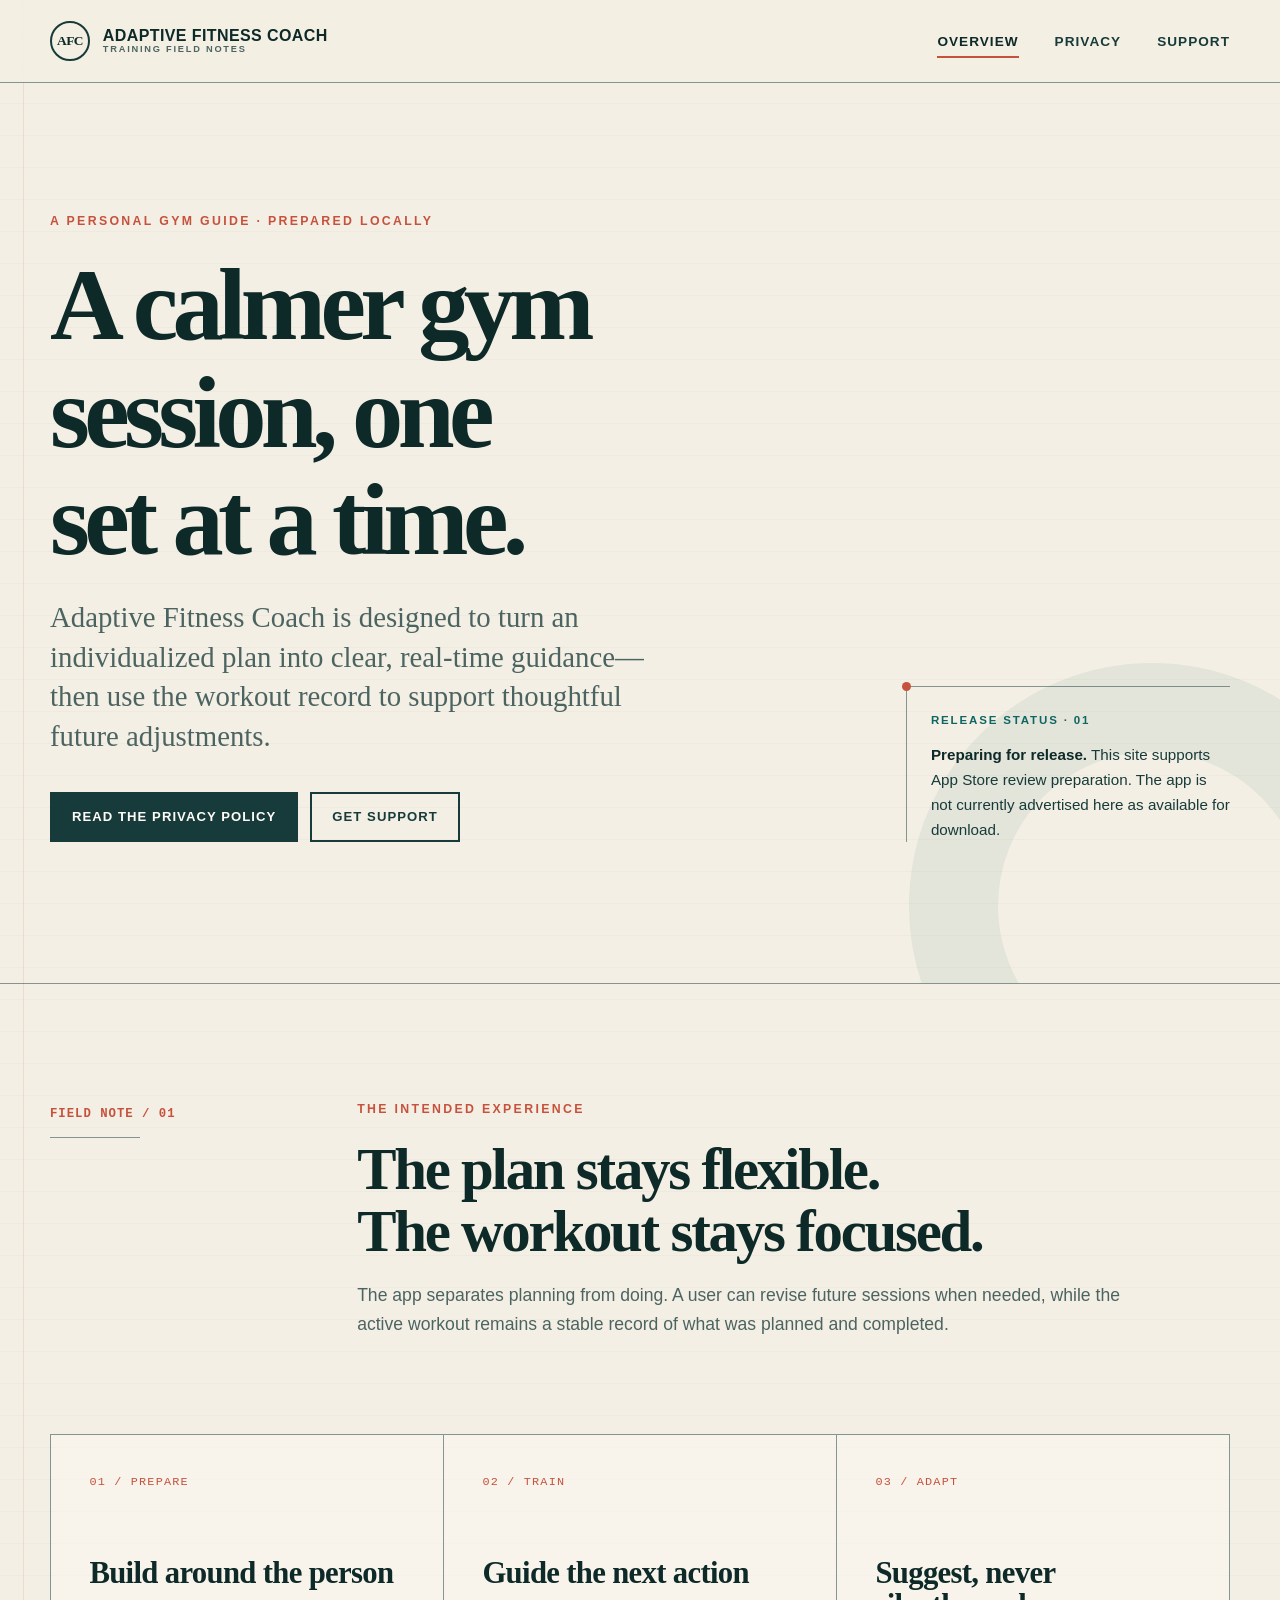
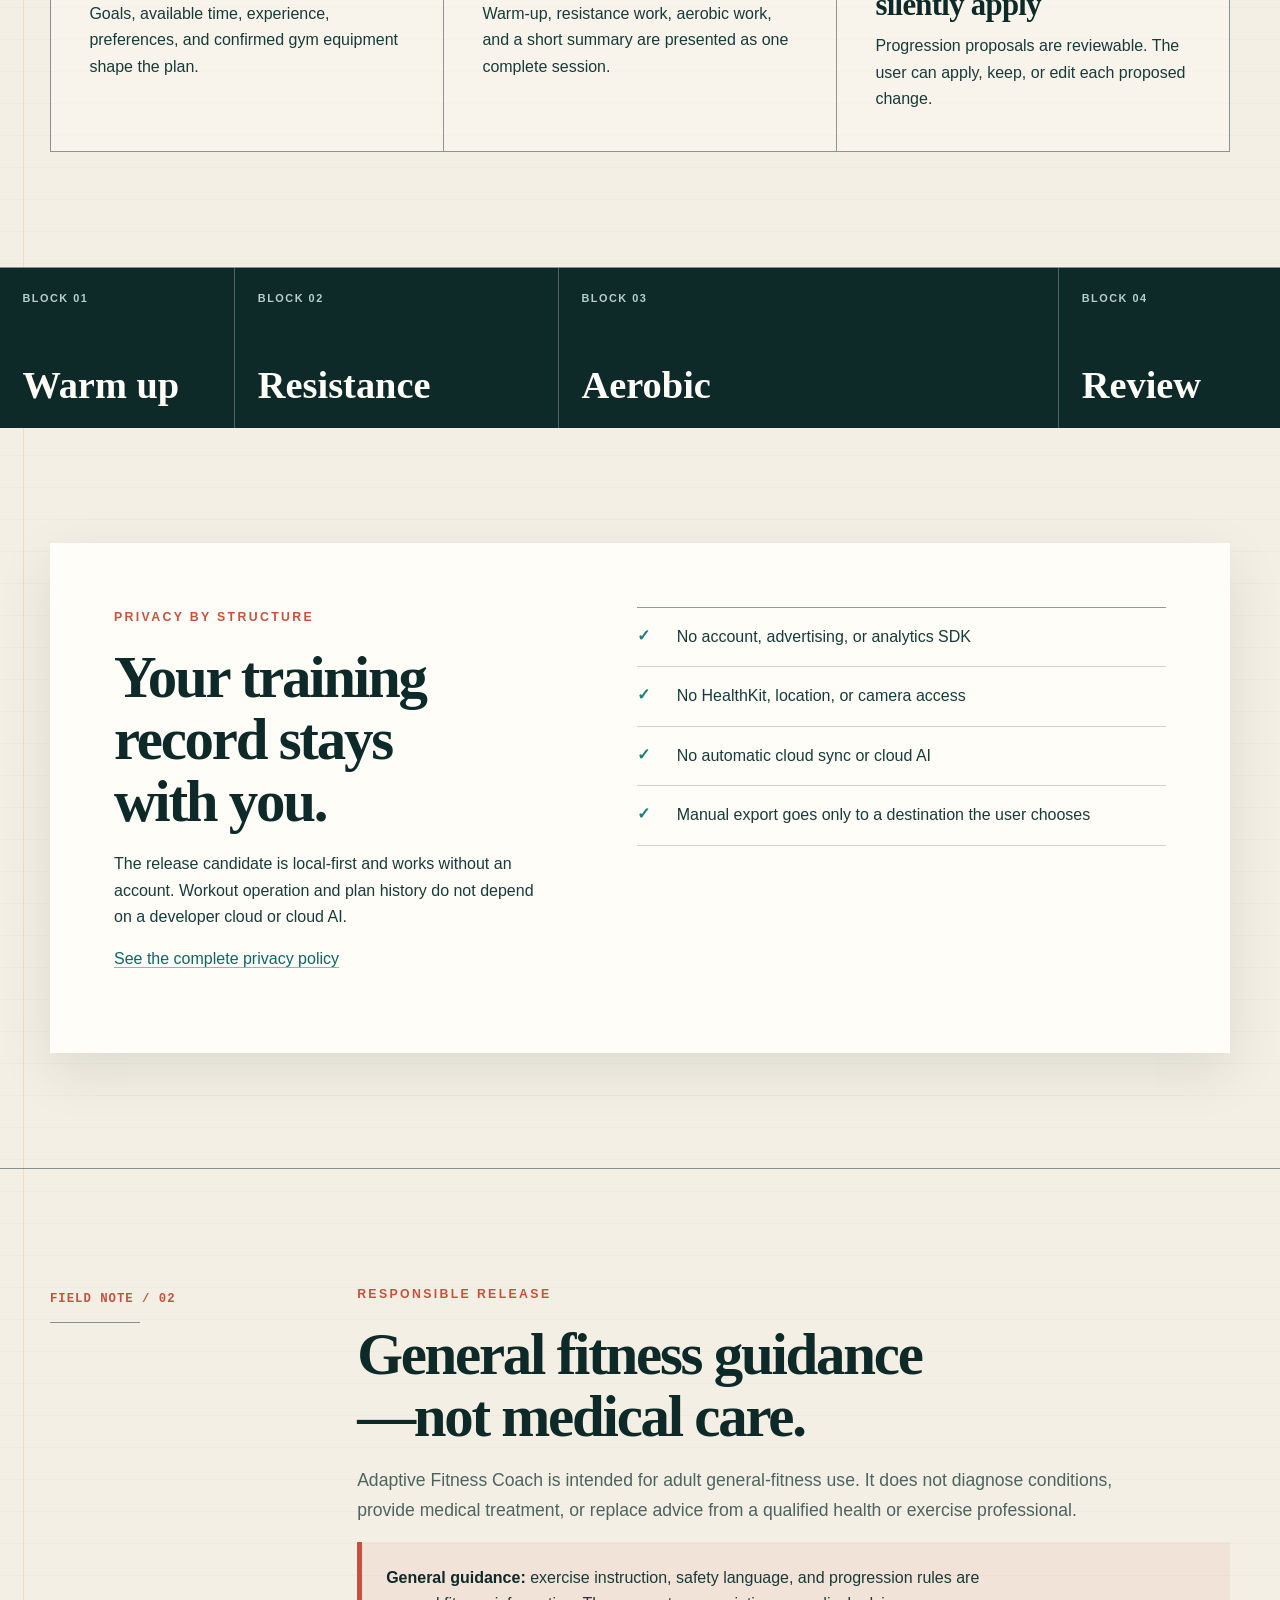
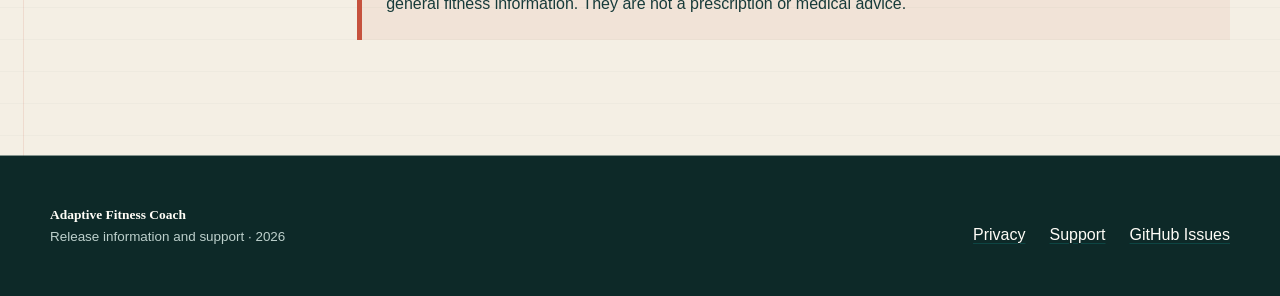
<file: index.html>
<!doctype html>
<html lang="en">
  <head>
    <meta charset="utf-8">
    <meta name="viewport" content="width=device-width, initial-scale=1">
    <meta name="theme-color" content="#f4efe4">
    <meta name="description" content="Adaptive Fitness Coach is an offline-first gym planning and workout guidance app in release preparation.">
    <link rel="canonical" href="https://pumclong.github.io/adaptive-fitness-coach-site/">
    <link rel="stylesheet" href="./styles.css">
    <title>Adaptive Fitness Coach</title>
  </head>
  <body>
    <a class="skip-link" href="#main-content">Skip to content</a>

    <header class="site-header">
      <div class="header-inner">
        <a class="wordmark" href="./" aria-label="Adaptive Fitness Coach home">
          <span class="wordmark-mark" aria-hidden="true">AFC</span>
          <span class="wordmark-copy">
            <span>Adaptive Fitness Coach</span>
            <small>Training field notes</small>
          </span>
        </a>
        <nav class="site-nav" aria-label="Primary navigation">
          <ul>
            <li><a href="./" aria-current="page">Overview</a></li>
            <li><a href="./privacy.html">Privacy</a></li>
            <li><a href="./support.html">Support</a></li>
          </ul>
        </nav>
      </div>
    </header>

    <main id="main-content">
      <section class="hero" aria-labelledby="hero-title">
        <div class="hero-grid">
          <div>
            <p class="eyebrow">A personal gym guide · prepared locally</p>
            <h1 id="hero-title">A calmer gym session, one set at a time.</h1>
            <p class="hero-deck">
              Adaptive Fitness Coach is designed to turn an individualized plan into clear, real-time guidance—then use the workout record to support thoughtful future adjustments.
            </p>
            <div class="button-row">
              <a class="button" href="./privacy.html">Read the privacy policy</a>
              <a class="button secondary" href="./support.html">Get support</a>
            </div>
          </div>
          <aside class="release-note" aria-label="Release status">
            <p class="label">Release status · 01</p>
            <p>
              <strong>Preparing for release.</strong> This site supports App Store review preparation. The app is not currently advertised here as available for download.
            </p>
          </aside>
        </div>
      </section>

      <section class="section" aria-labelledby="session-title">
        <div class="section-inner">
          <div class="section-heading">
            <div class="section-index">FIELD NOTE / 01</div>
            <div>
              <p class="eyebrow">The intended experience</p>
              <h2 id="session-title">The plan stays flexible. The workout stays focused.</h2>
              <p class="section-intro">
                The app separates planning from doing. A user can revise future sessions when needed, while the active workout remains a stable record of what was planned and completed.
              </p>
            </div>
          </div>

          <div class="log-grid">
            <article class="log-card">
              <p class="log-card-number">01 / PREPARE</p>
              <h3>Build around the person</h3>
              <p>Goals, available time, experience, preferences, and confirmed gym equipment shape the plan.</p>
            </article>
            <article class="log-card">
              <p class="log-card-number">02 / TRAIN</p>
              <h3>Guide the next action</h3>
              <p>Warm-up, resistance work, aerobic work, and a short summary are presented as one complete session.</p>
            </article>
            <article class="log-card">
              <p class="log-card-number">03 / ADAPT</p>
              <h3>Suggest, never silently apply</h3>
              <p>Progression proposals are reviewable. The user can apply, keep, or edit each proposed change.</p>
            </article>
          </div>
        </div>
      </section>

      <section class="session-strip" aria-label="Example complete session structure">
        <div>
          <small>Block 01</small>
          <strong>Warm up</strong>
        </div>
        <div>
          <small>Block 02</small>
          <strong>Resistance</strong>
        </div>
        <div>
          <small>Block 03</small>
          <strong>Aerobic</strong>
        </div>
        <div>
          <small>Block 04</small>
          <strong>Review</strong>
        </div>
      </section>

      <section class="section" aria-labelledby="privacy-title">
        <div class="section-inner privacy-panel">
          <div>
            <p class="eyebrow">Privacy by structure</p>
            <h2 id="privacy-title">Your training record stays with you.</h2>
            <p>
              The release candidate is local-first and works without an account. Workout operation and plan history do not depend on a developer cloud or cloud AI.
            </p>
            <p><a href="./privacy.html">See the complete privacy policy</a></p>
          </div>
          <ul class="ledger-list" aria-label="Privacy summary">
            <li><span class="mark" aria-hidden="true">✓</span><span>No account, advertising, or analytics SDK</span></li>
            <li><span class="mark" aria-hidden="true">✓</span><span>No HealthKit, location, or camera access</span></li>
            <li><span class="mark" aria-hidden="true">✓</span><span>No automatic cloud sync or cloud AI</span></li>
            <li><span class="mark" aria-hidden="true">✓</span><span>Manual export goes only to a destination the user chooses</span></li>
          </ul>
        </div>
      </section>

      <section class="section" aria-labelledby="responsibility-title">
        <div class="section-inner">
          <div class="section-heading">
            <div class="section-index">FIELD NOTE / 02</div>
            <div>
              <p class="eyebrow">Responsible release</p>
              <h2 id="responsibility-title">General fitness guidance—not medical care.</h2>
              <p class="section-intro">
                Adaptive Fitness Coach is intended for adult general-fitness use. It does not diagnose conditions, provide medical treatment, or replace advice from a qualified health or exercise professional.
              </p>
              <div class="notice">
                <p>
                  <strong>General guidance:</strong> exercise instruction, safety language, and progression rules are general fitness information. They are not a prescription or medical advice.
                </p>
              </div>
            </div>
          </div>
        </div>
      </section>
    </main>

    <footer class="site-footer">
      <div class="footer-inner">
        <div>
          <p class="footer-mark">Adaptive Fitness Coach</p>
          <p>Release information and support · 2026</p>
        </div>
        <nav class="footer-links" aria-label="Footer navigation">
          <a href="./privacy.html">Privacy</a>
          <a href="./support.html">Support</a>
          <a href="https://github.com/pumclong/adaptive-fitness-coach-site/issues">GitHub Issues</a>
        </nav>
      </div>
    </footer>
  </body>
</html>
</file>
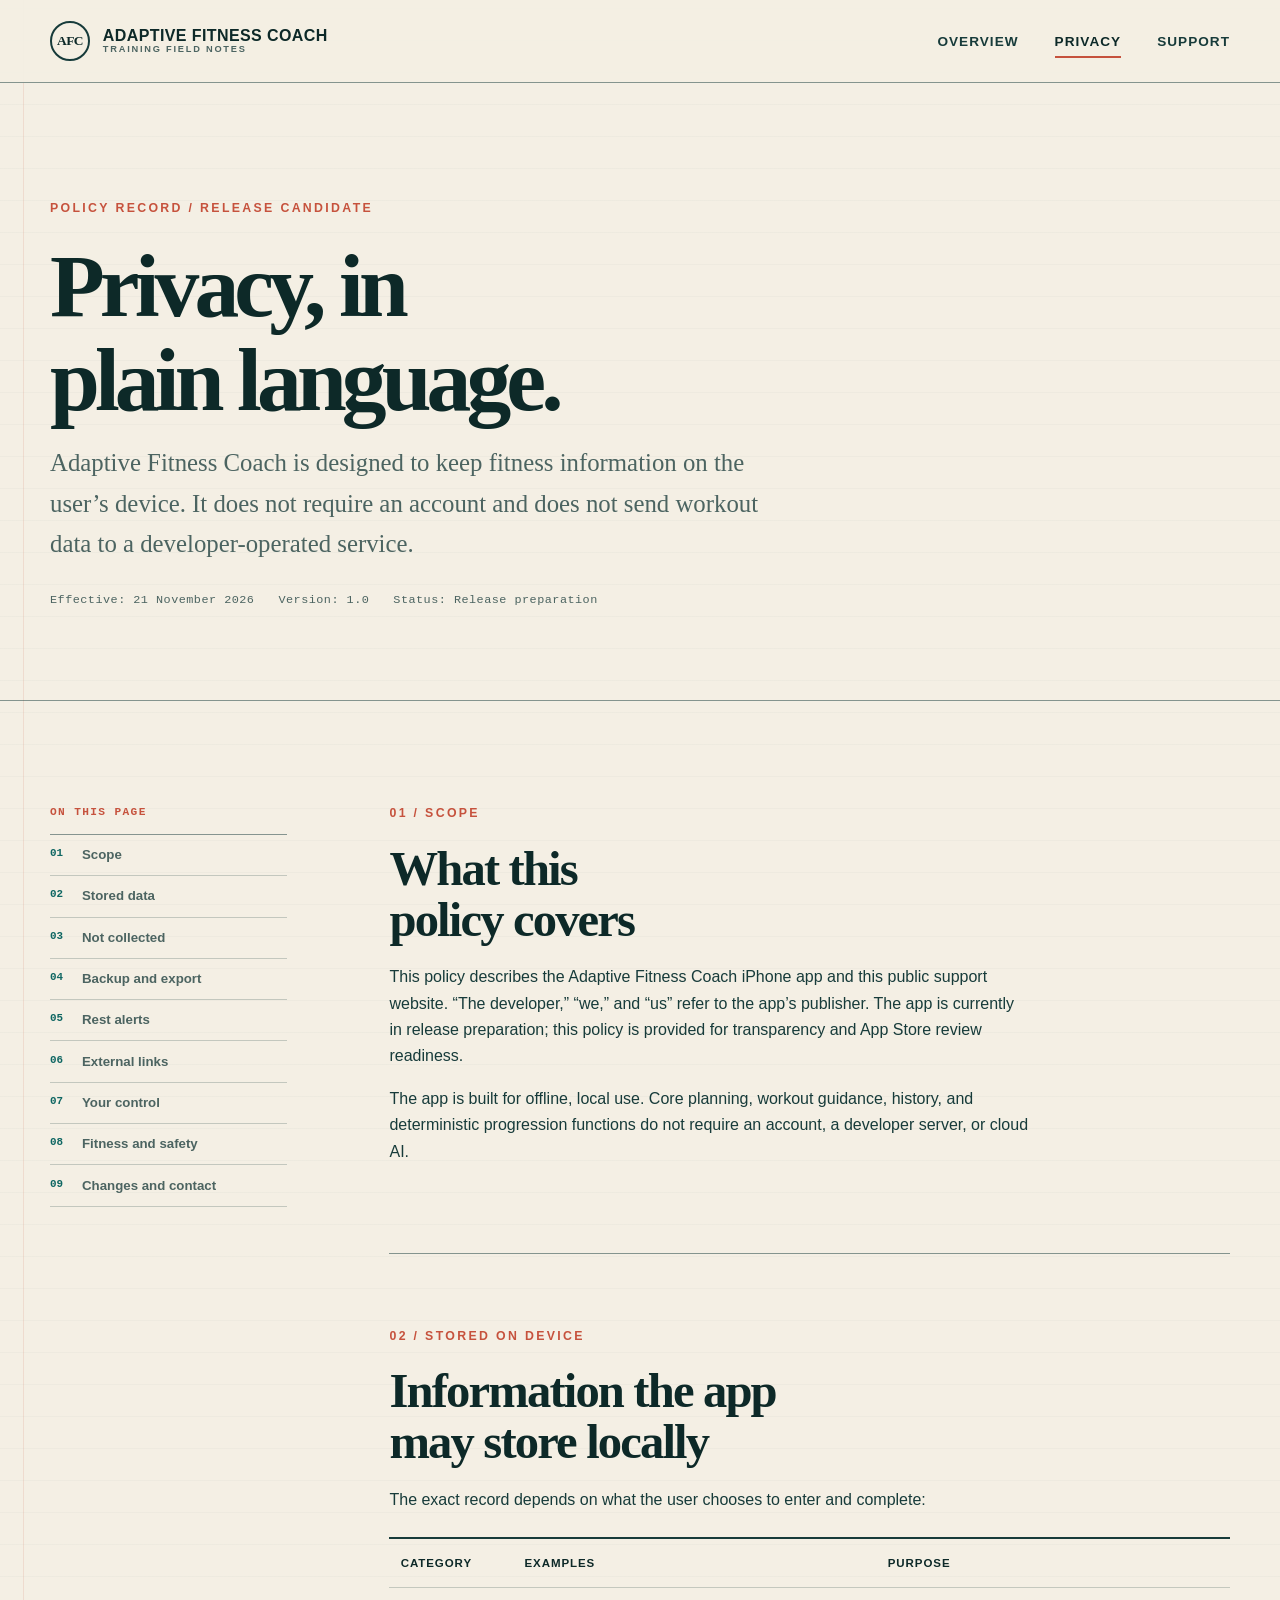
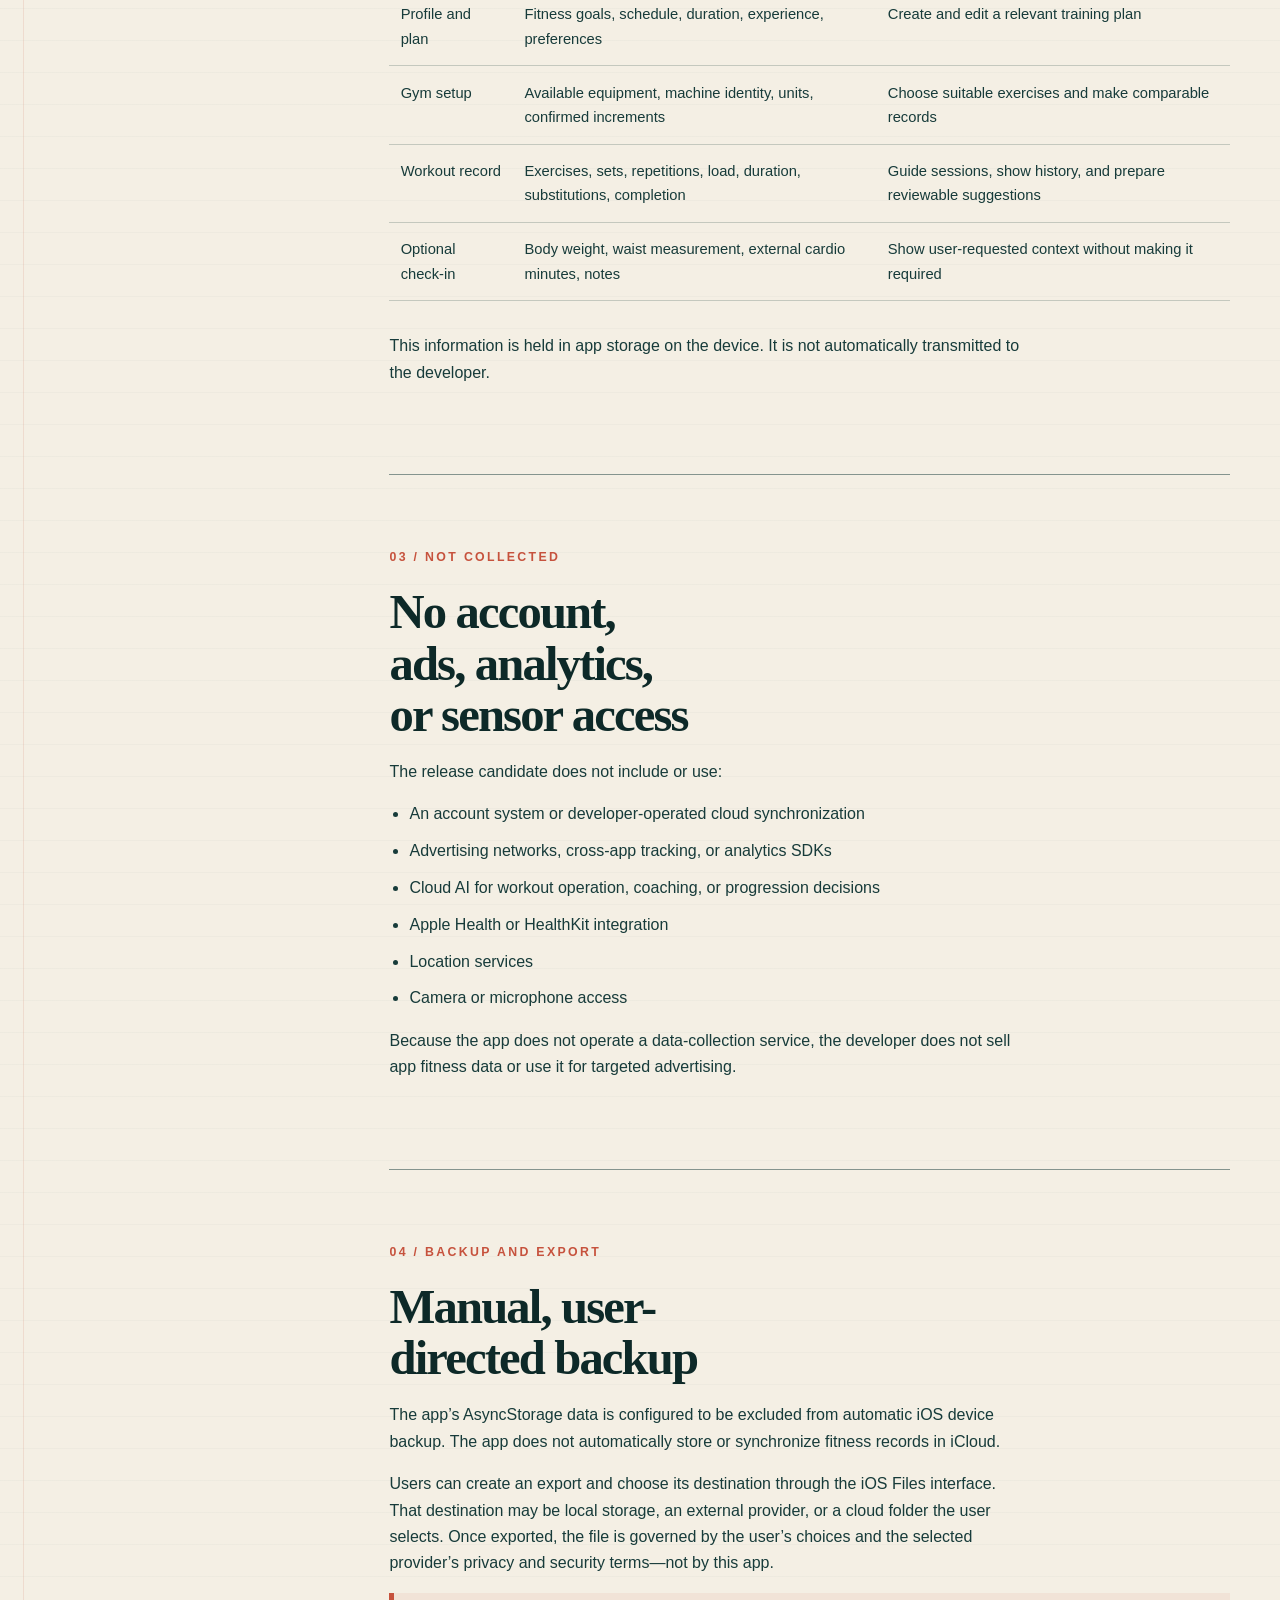
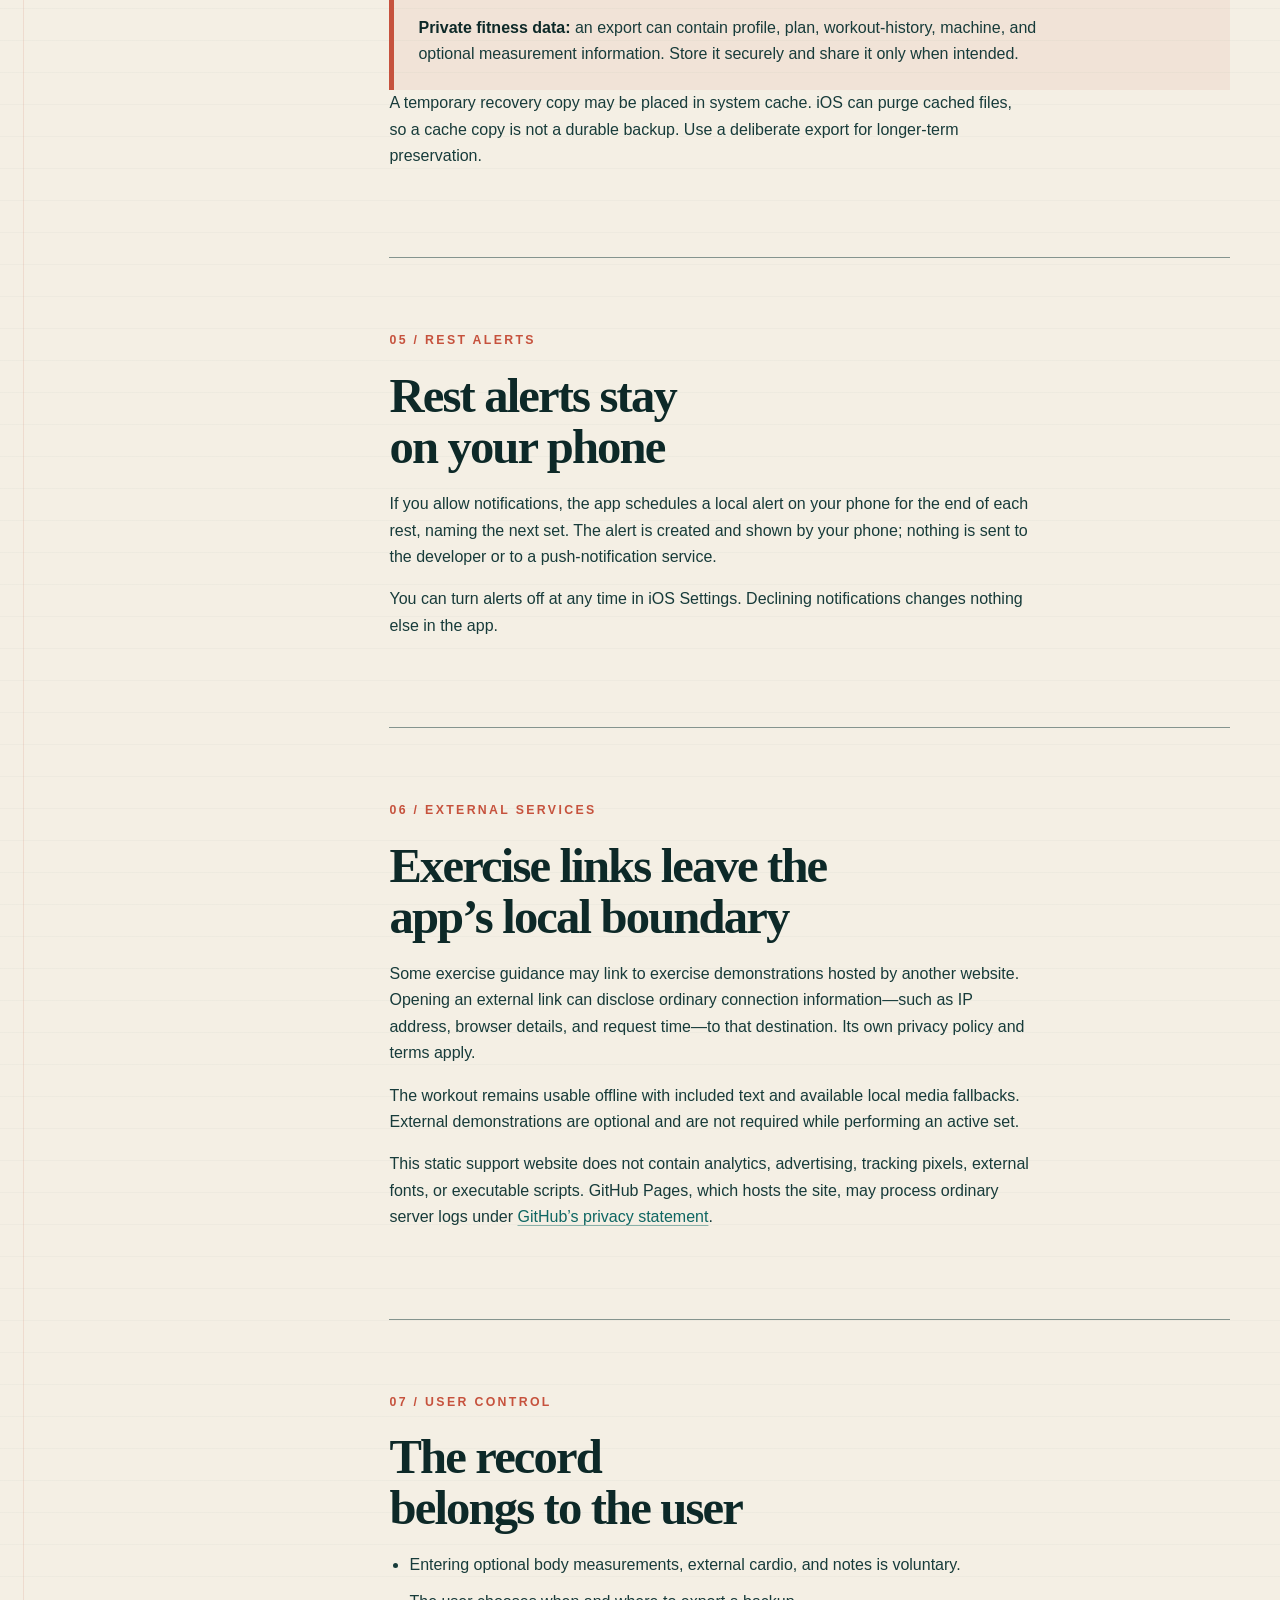
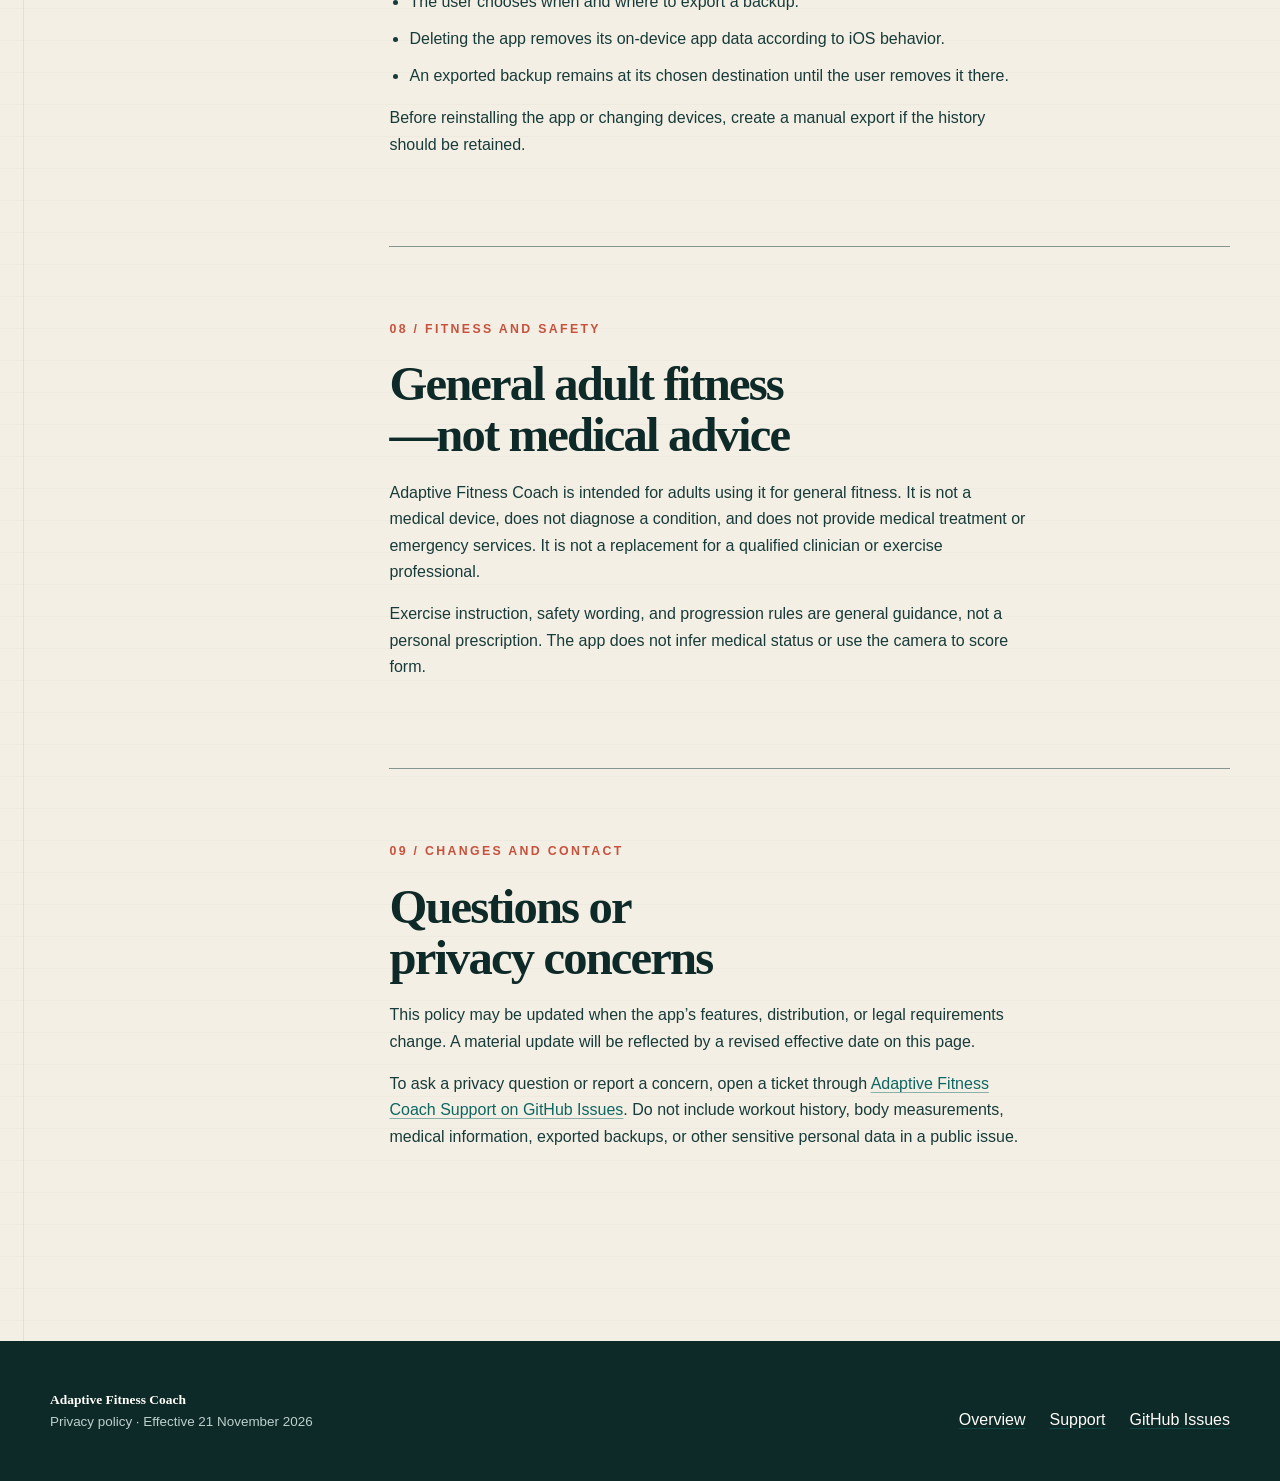
<file: privacy.html>
<!doctype html>
<html lang="en">
  <head>
    <meta charset="utf-8">
    <meta name="viewport" content="width=device-width, initial-scale=1">
    <meta name="theme-color" content="#f4efe4">
    <meta name="description" content="Privacy policy for Adaptive Fitness Coach, an offline-first fitness planning and workout guidance app.">
    <link rel="canonical" href="https://pumclong.github.io/adaptive-fitness-coach-site/privacy.html">
    <link rel="stylesheet" href="./styles.css">
    <title>Privacy Policy · Adaptive Fitness Coach</title>
  </head>
  <body>
    <a class="skip-link" href="#main-content">Skip to content</a>

    <header class="site-header">
      <div class="header-inner">
        <a class="wordmark" href="./" aria-label="Adaptive Fitness Coach home">
          <span class="wordmark-mark" aria-hidden="true">AFC</span>
          <span class="wordmark-copy">
            <span>Adaptive Fitness Coach</span>
            <small>Training field notes</small>
          </span>
        </a>
        <nav class="site-nav" aria-label="Primary navigation">
          <ul>
            <li><a href="./">Overview</a></li>
            <li><a href="./privacy.html" aria-current="page">Privacy</a></li>
            <li><a href="./support.html">Support</a></li>
          </ul>
        </nav>
      </div>
    </header>

    <main id="main-content">
      <header class="page-hero">
        <div class="page-hero-inner">
          <p class="eyebrow">Policy record / Release candidate</p>
          <h1>Privacy, in plain language.</h1>
          <p class="lede">
            Adaptive Fitness Coach is designed to keep fitness information on the user’s device. It does not require an account and does not send workout data to a developer-operated service.
          </p>
          <div class="metadata">
            <span>Effective: 21 November 2026</span>
            <span>Version: 1.0</span>
            <span>Status: Release preparation</span>
          </div>
        </div>
      </header>

      <div class="document">
        <nav class="document-nav" aria-label="Privacy policy sections">
          <p class="nav-title">On this page</p>
          <ol>
            <li><a href="#scope">Scope</a></li>
            <li><a href="#stored">Stored data</a></li>
            <li><a href="#not-collected">Not collected</a></li>
            <li><a href="#backup">Backup and export</a></li>
            <li><a href="#alerts">Rest alerts</a></li>
            <li><a href="#external">External links</a></li>
            <li><a href="#control">Your control</a></li>
            <li><a href="#fitness">Fitness and safety</a></li>
            <li><a href="#changes">Changes and contact</a></li>
          </ol>
        </nav>

        <article class="document-content">
          <section class="document-section" id="scope">
            <p class="eyebrow">01 / Scope</p>
            <h2>What this policy covers</h2>
            <p>
              This policy describes the Adaptive Fitness Coach iPhone app and this public support website. “The developer,” “we,” and “us” refer to the app’s publisher. The app is currently in release preparation; this policy is provided for transparency and App Store review readiness.
            </p>
            <p>
              The app is built for offline, local use. Core planning, workout guidance, history, and deterministic progression functions do not require an account, a developer server, or cloud AI.
            </p>
          </section>

          <section class="document-section" id="stored">
            <p class="eyebrow">02 / Stored on device</p>
            <h2>Information the app may store locally</h2>
            <p>The exact record depends on what the user chooses to enter and complete:</p>
            <table class="data-table">
              <thead>
                <tr>
                  <th scope="col">Category</th>
                  <th scope="col">Examples</th>
                  <th scope="col">Purpose</th>
                </tr>
              </thead>
              <tbody>
                <tr>
                  <td data-label="Category">Profile and plan</td>
                  <td data-label="Examples">Fitness goals, schedule, duration, experience, preferences</td>
                  <td data-label="Purpose">Create and edit a relevant training plan</td>
                </tr>
                <tr>
                  <td data-label="Category">Gym setup</td>
                  <td data-label="Examples">Available equipment, machine identity, units, confirmed increments</td>
                  <td data-label="Purpose">Choose suitable exercises and make comparable records</td>
                </tr>
                <tr>
                  <td data-label="Category">Workout record</td>
                  <td data-label="Examples">Exercises, sets, repetitions, load, duration, substitutions, completion</td>
                  <td data-label="Purpose">Guide sessions, show history, and prepare reviewable suggestions</td>
                </tr>
                <tr>
                  <td data-label="Category">Optional check-in</td>
                  <td data-label="Examples">Body weight, waist measurement, external cardio minutes, notes</td>
                  <td data-label="Purpose">Show user-requested context without making it required</td>
                </tr>
              </tbody>
            </table>
            <p>
              This information is held in app storage on the device. It is not automatically transmitted to the developer.
            </p>
          </section>

          <section class="document-section" id="not-collected">
            <p class="eyebrow">03 / Not collected</p>
            <h2>No account, ads, analytics, or sensor access</h2>
            <p>The release candidate does not include or use:</p>
            <ul>
              <li>An account system or developer-operated cloud synchronization</li>
              <li>Advertising networks, cross-app tracking, or analytics SDKs</li>
              <li>Cloud AI for workout operation, coaching, or progression decisions</li>
              <li>Apple Health or HealthKit integration</li>
              <li>Location services</li>
              <li>Camera or microphone access</li>
            </ul>
            <p>
              Because the app does not operate a data-collection service, the developer does not sell app fitness data or use it for targeted advertising.
            </p>
          </section>

          <section class="document-section" id="backup">
            <p class="eyebrow">04 / Backup and export</p>
            <h2>Manual, user-directed backup</h2>
            <p>
              The app’s AsyncStorage data is configured to be excluded from automatic iOS device backup. The app does not automatically store or synchronize fitness records in iCloud.
            </p>
            <p>
              Users can create an export and choose its destination through the iOS Files interface. That destination may be local storage, an external provider, or a cloud folder the user selects. Once exported, the file is governed by the user’s choices and the selected provider’s privacy and security terms—not by this app.
            </p>
            <div class="notice">
              <p>
                <strong>Private fitness data:</strong> an export can contain profile, plan, workout-history, machine, and optional measurement information. Store it securely and share it only when intended.
              </p>
            </div>
            <p>
              A temporary recovery copy may be placed in system cache. iOS can purge cached files, so a cache copy is not a durable backup. Use a deliberate export for longer-term preservation.
            </p>
          </section>

          <section class="document-section" id="alerts">
            <p class="eyebrow">05 / Rest alerts</p>
            <h2>Rest alerts stay on your phone</h2>
            <p>
              If you allow notifications, the app schedules a local alert on your phone for the end of each rest, naming the next set. The alert is created and shown by your phone; nothing is sent to the developer or to a push-notification service.
            </p>
            <p>
              You can turn alerts off at any time in iOS Settings. Declining notifications changes nothing else in the app.
            </p>
          </section>

          <section class="document-section" id="external">
            <p class="eyebrow">06 / External services</p>
            <h2>Exercise links leave the app’s local boundary</h2>
            <p>
              Some exercise guidance may link to exercise demonstrations hosted by another website. Opening an external link can disclose ordinary connection information—such as IP address, browser details, and request time—to that destination. Its own privacy policy and terms apply.
            </p>
            <p>
              The workout remains usable offline with included text and available local media fallbacks. External demonstrations are optional and are not required while performing an active set.
            </p>
            <p>
              This static support website does not contain analytics, advertising, tracking pixels, external fonts, or executable scripts. GitHub Pages, which hosts the site, may process ordinary server logs under <a href="https://docs.github.com/en/site-policy/privacy-policies/github-general-privacy-statement">GitHub’s privacy statement</a>.
            </p>
          </section>

          <section class="document-section" id="control">
            <p class="eyebrow">07 / User control</p>
            <h2>The record belongs to the user</h2>
            <ul>
              <li>Entering optional body measurements, external cardio, and notes is voluntary.</li>
              <li>The user chooses when and where to export a backup.</li>
              <li>Deleting the app removes its on-device app data according to iOS behavior.</li>
              <li>An exported backup remains at its chosen destination until the user removes it there.</li>
            </ul>
            <p>
              Before reinstalling the app or changing devices, create a manual export if the history should be retained.
            </p>
          </section>

          <section class="document-section" id="fitness">
            <p class="eyebrow">08 / Fitness and safety</p>
            <h2>General adult fitness—not medical advice</h2>
            <p>
              Adaptive Fitness Coach is intended for adults using it for general fitness. It is not a medical device, does not diagnose a condition, and does not provide medical treatment or emergency services. It is not a replacement for a qualified clinician or exercise professional.
            </p>
            <p>
              Exercise instruction, safety wording, and progression rules are general guidance, not a personal prescription. The app does not infer medical status or use the camera to score form.
            </p>
          </section>

          <section class="document-section" id="changes">
            <p class="eyebrow">09 / Changes and contact</p>
            <h2>Questions or privacy concerns</h2>
            <p>
              This policy may be updated when the app’s features, distribution, or legal requirements change. A material update will be reflected by a revised effective date on this page.
            </p>
            <p>
              To ask a privacy question or report a concern, open a ticket through <a href="https://github.com/pumclong/adaptive-fitness-coach-site/issues">Adaptive Fitness Coach Support on GitHub Issues</a>. Do not include workout history, body measurements, medical information, exported backups, or other sensitive personal data in a public issue.
            </p>
          </section>
        </article>
      </div>
    </main>

    <footer class="site-footer">
      <div class="footer-inner">
        <div>
          <p class="footer-mark">Adaptive Fitness Coach</p>
          <p>Privacy policy · Effective 21 November 2026</p>
        </div>
        <nav class="footer-links" aria-label="Footer navigation">
          <a href="./">Overview</a>
          <a href="./support.html">Support</a>
          <a href="https://github.com/pumclong/adaptive-fitness-coach-site/issues">GitHub Issues</a>
        </nav>
      </div>
    </footer>
  </body>
</html>
</file>
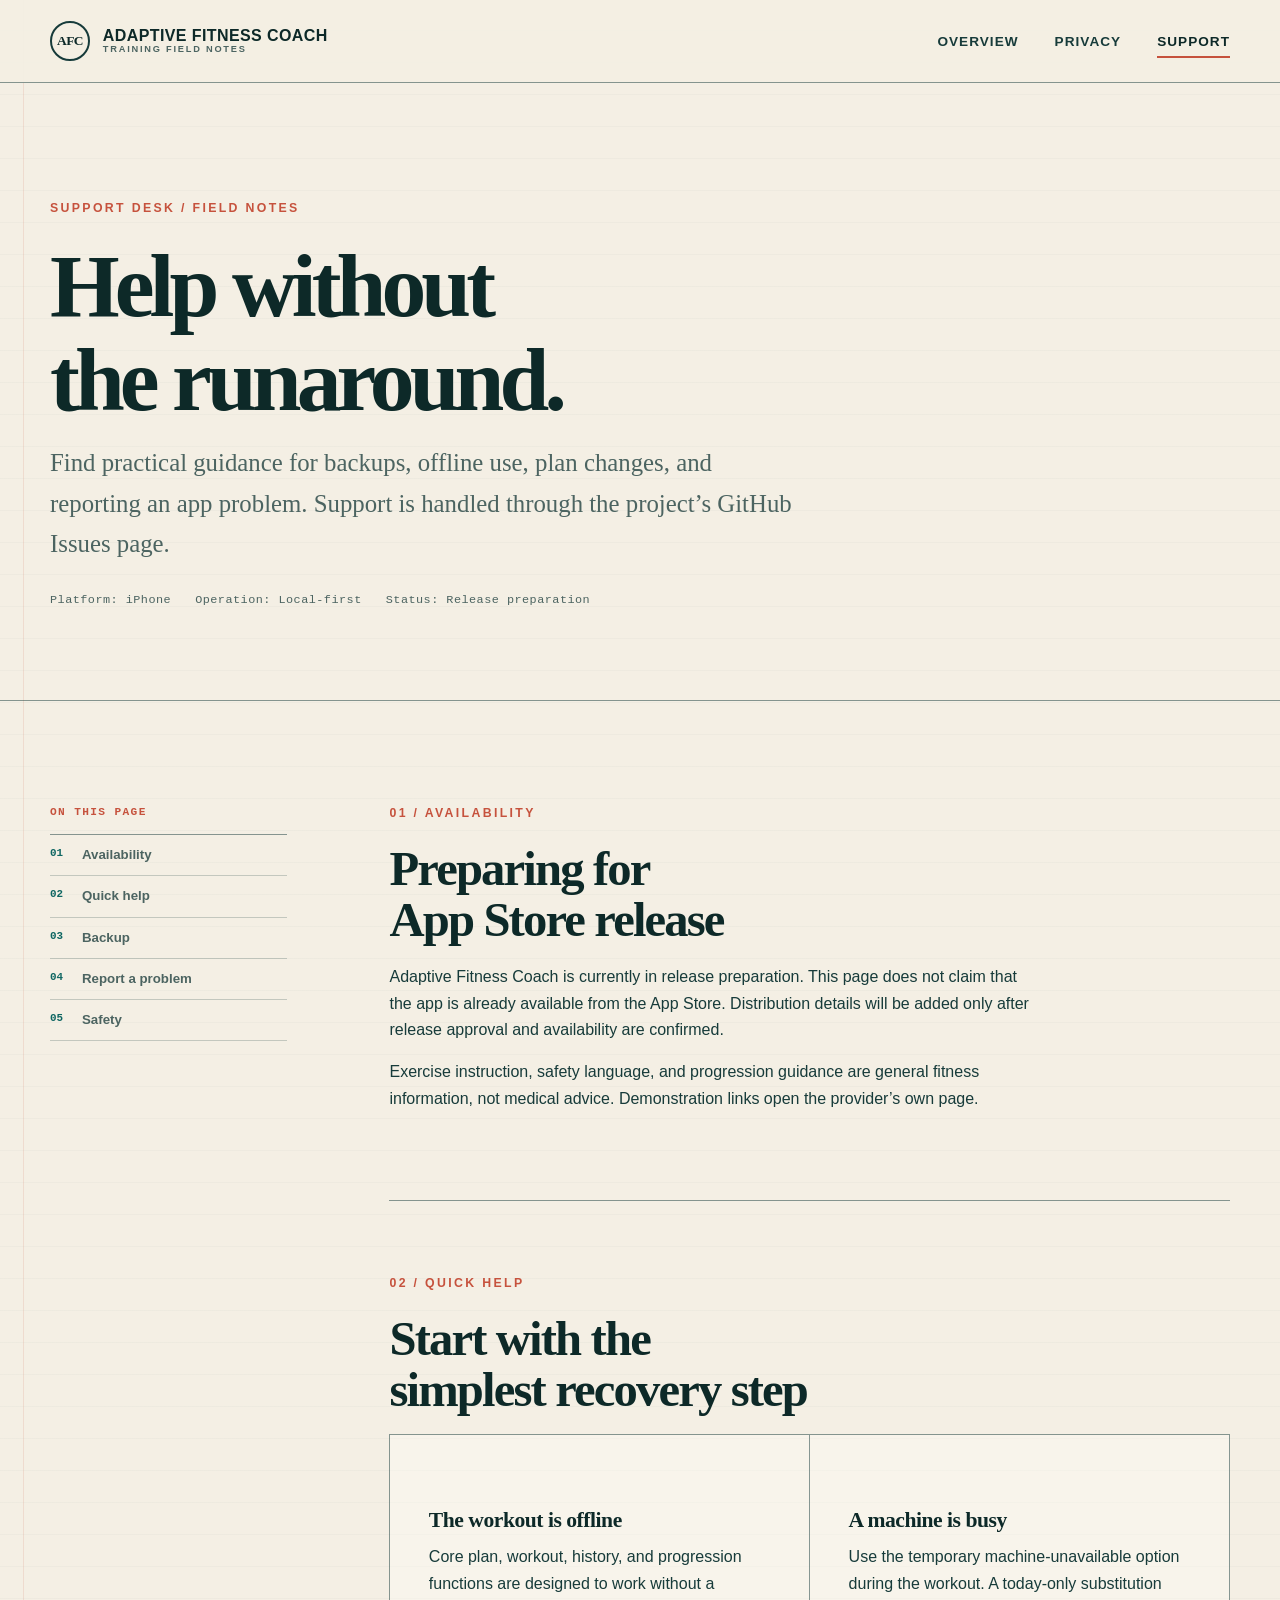
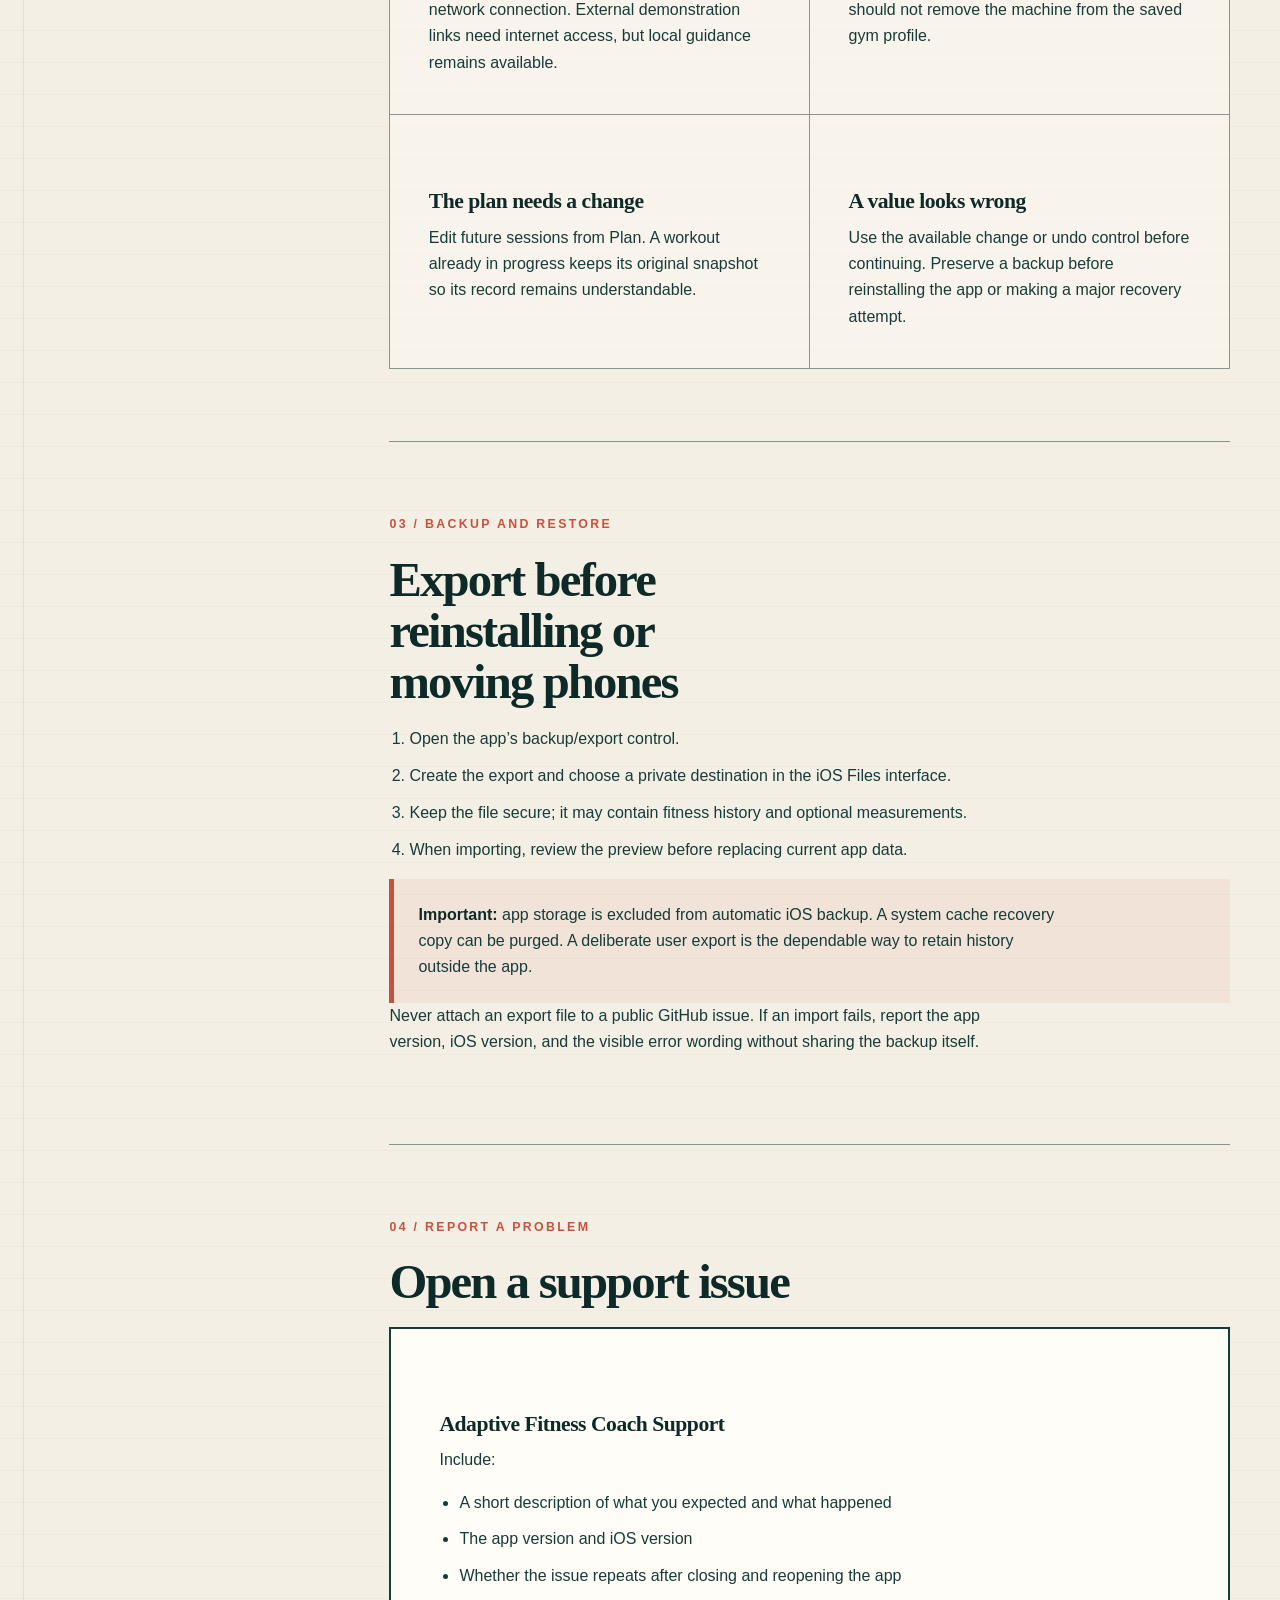
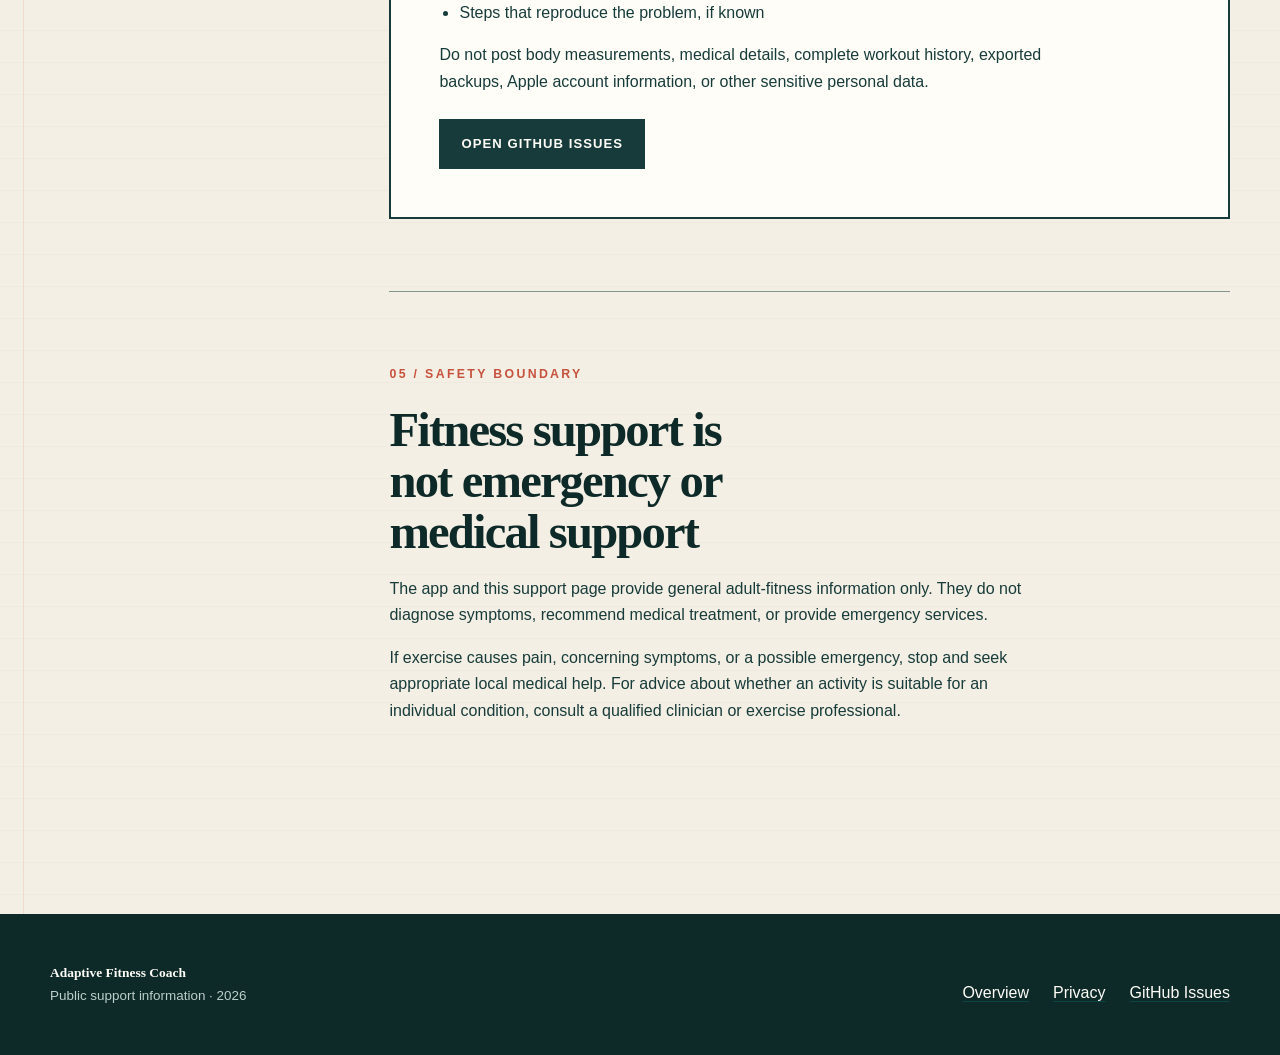
<file: support.html>
<!doctype html>
<html lang="en">
  <head>
    <meta charset="utf-8">
    <meta name="viewport" content="width=device-width, initial-scale=1">
    <meta name="theme-color" content="#f4efe4">
    <meta name="description" content="Support information for Adaptive Fitness Coach.">
    <link rel="canonical" href="https://pumclong.github.io/adaptive-fitness-coach-site/support.html">
    <link rel="stylesheet" href="./styles.css">
    <title>Support · Adaptive Fitness Coach</title>
  </head>
  <body>
    <a class="skip-link" href="#main-content">Skip to content</a>

    <header class="site-header">
      <div class="header-inner">
        <a class="wordmark" href="./" aria-label="Adaptive Fitness Coach home">
          <span class="wordmark-mark" aria-hidden="true">AFC</span>
          <span class="wordmark-copy">
            <span>Adaptive Fitness Coach</span>
            <small>Training field notes</small>
          </span>
        </a>
        <nav class="site-nav" aria-label="Primary navigation">
          <ul>
            <li><a href="./">Overview</a></li>
            <li><a href="./privacy.html">Privacy</a></li>
            <li><a href="./support.html" aria-current="page">Support</a></li>
          </ul>
        </nav>
      </div>
    </header>

    <main id="main-content">
      <header class="page-hero">
        <div class="page-hero-inner">
          <p class="eyebrow">Support desk / Field notes</p>
          <h1>Help without the runaround.</h1>
          <p class="lede">
            Find practical guidance for backups, offline use, plan changes, and reporting an app problem. Support is handled through the project’s GitHub Issues page.
          </p>
          <div class="metadata">
            <span>Platform: iPhone</span>
            <span>Operation: Local-first</span>
            <span>Status: Release preparation</span>
          </div>
        </div>
      </header>

      <div class="document">
        <nav class="document-nav" aria-label="Support sections">
          <p class="nav-title">On this page</p>
          <ol>
            <li><a href="#status">Availability</a></li>
            <li><a href="#quick-help">Quick help</a></li>
            <li><a href="#backup">Backup</a></li>
            <li><a href="#report">Report a problem</a></li>
            <li><a href="#safety">Safety</a></li>
          </ol>
        </nav>

        <article class="document-content">
          <section class="document-section" id="status">
            <p class="eyebrow">01 / Availability</p>
            <h2>Preparing for App Store release</h2>
            <p>
              Adaptive Fitness Coach is currently in release preparation. This page does not claim that the app is already available from the App Store. Distribution details will be added only after release approval and availability are confirmed.
            </p>
            <p>
              Exercise instruction, safety language, and progression guidance are general fitness information, not medical advice. Demonstration links open the provider’s own page.
            </p>
          </section>

          <section class="document-section" id="quick-help">
            <p class="eyebrow">02 / Quick help</p>
            <h2>Start with the simplest recovery step</h2>
            <div class="support-grid">
              <section class="support-card">
                <h3>The workout is offline</h3>
                <p>Core plan, workout, history, and progression functions are designed to work without a network connection. External demonstration links need internet access, but local guidance remains available.</p>
              </section>
              <section class="support-card">
                <h3>A machine is busy</h3>
                <p>Use the temporary machine-unavailable option during the workout. A today-only substitution should not remove the machine from the saved gym profile.</p>
              </section>
              <section class="support-card">
                <h3>The plan needs a change</h3>
                <p>Edit future sessions from Plan. A workout already in progress keeps its original snapshot so its record remains understandable.</p>
              </section>
              <section class="support-card">
                <h3>A value looks wrong</h3>
                <p>Use the available change or undo control before continuing. Preserve a backup before reinstalling the app or making a major recovery attempt.</p>
              </section>
            </div>
          </section>

          <section class="document-section" id="backup">
            <p class="eyebrow">03 / Backup and restore</p>
            <h2>Export before reinstalling or moving phones</h2>
            <ol>
              <li>Open the app’s backup/export control.</li>
              <li>Create the export and choose a private destination in the iOS Files interface.</li>
              <li>Keep the file secure; it may contain fitness history and optional measurements.</li>
              <li>When importing, review the preview before replacing current app data.</li>
            </ol>
            <div class="notice">
              <p>
                <strong>Important:</strong> app storage is excluded from automatic iOS backup. A system cache recovery copy can be purged. A deliberate user export is the dependable way to retain history outside the app.
              </p>
            </div>
            <p>
              Never attach an export file to a public GitHub issue. If an import fails, report the app version, iOS version, and the visible error wording without sharing the backup itself.
            </p>
          </section>

          <section class="document-section" id="report">
            <p class="eyebrow">04 / Report a problem</p>
            <h2>Open a support issue</h2>
            <div class="issue-box">
              <h3>Adaptive Fitness Coach Support</h3>
              <p>Include:</p>
              <ul>
                <li>A short description of what you expected and what happened</li>
                <li>The app version and iOS version</li>
                <li>Whether the issue repeats after closing and reopening the app</li>
                <li>Steps that reproduce the problem, if known</li>
              </ul>
              <p>
                Do not post body measurements, medical details, complete workout history, exported backups, Apple account information, or other sensitive personal data.
              </p>
              <a class="button" href="https://github.com/pumclong/adaptive-fitness-coach-site/issues">Open GitHub Issues</a>
            </div>
          </section>

          <section class="document-section" id="safety">
            <p class="eyebrow">05 / Safety boundary</p>
            <h2>Fitness support is not emergency or medical support</h2>
            <p>
              The app and this support page provide general adult-fitness information only. They do not diagnose symptoms, recommend medical treatment, or provide emergency services.
            </p>
            <p>
              If exercise causes pain, concerning symptoms, or a possible emergency, stop and seek appropriate local medical help. For advice about whether an activity is suitable for an individual condition, consult a qualified clinician or exercise professional.
            </p>
          </section>
        </article>
      </div>
    </main>

    <footer class="site-footer">
      <div class="footer-inner">
        <div>
          <p class="footer-mark">Adaptive Fitness Coach</p>
          <p>Public support information · 2026</p>
        </div>
        <nav class="footer-links" aria-label="Footer navigation">
          <a href="./">Overview</a>
          <a href="./privacy.html">Privacy</a>
          <a href="https://github.com/pumclong/adaptive-fitness-coach-site/issues">GitHub Issues</a>
        </nav>
      </div>
    </footer>
  </body>
</html>
</file>
<file: styles.css>
:root {
  color-scheme: light;
  --paper: #f4efe4;
  --paper-deep: #e8dfce;
  --paper-light: #fffdf7;
  --ink: #173b3a;
  --ink-deep: #0d2928;
  --ink-soft: #4c6461;
  --teal: #0e6662;
  --teal-bright: #16827b;
  --coral: #c6523d;
  --gold: #b58b3d;
  --rule: rgba(23, 59, 58, 0.22);
  --rule-strong: rgba(23, 59, 58, 0.5);
  --shadow: 0 18px 50px rgba(13, 41, 40, 0.1);
  --display: "Iowan Old Style", "Palatino Linotype", Palatino, Georgia, serif;
  --body: "Avenir Next", Avenir, "Segoe UI", Helvetica, sans-serif;
  --mono: "SFMono-Regular", Consolas, "Liberation Mono", monospace;
  --page: min(1180px, calc(100% - 40px));
}

*,
*::before,
*::after {
  box-sizing: border-box;
}

html {
  scroll-behavior: smooth;
  text-size-adjust: 100%;
}

body {
  min-width: 280px;
  margin: 0;
  background:
    linear-gradient(90deg, transparent 0 23px, rgba(198, 82, 61, 0.13) 23px 24px, transparent 24px),
    repeating-linear-gradient(0deg, rgba(23, 59, 58, 0.028) 0 1px, transparent 1px 32px),
    var(--paper);
  color: var(--ink);
  font-family: var(--body);
  font-size: 1rem;
  line-height: 1.65;
  -webkit-font-smoothing: antialiased;
}

img,
svg {
  display: block;
  max-width: 100%;
}

a {
  color: var(--teal);
  text-decoration-color: rgba(14, 102, 98, 0.46);
  text-decoration-thickness: 0.08em;
  text-underline-offset: 0.18em;
}

a:hover {
  color: var(--coral);
  text-decoration-color: currentColor;
}

a:focus-visible,
button:focus-visible {
  outline: 3px solid var(--coral);
  outline-offset: 4px;
}

h1,
h2,
h3,
p,
ul,
ol,
dl,
blockquote {
  margin-top: 0;
}

h1,
h2,
h3 {
  color: var(--ink-deep);
  font-family: var(--display);
  font-weight: 700;
  line-height: 1.05;
  text-wrap: balance;
}

h1 {
  max-width: 13ch;
  margin-bottom: 1.5rem;
  font-size: clamp(3rem, 8vw, 7.4rem);
  letter-spacing: -0.055em;
}

h2 {
  margin-bottom: 1.15rem;
  font-size: clamp(2rem, 4.6vw, 4.15rem);
  letter-spacing: -0.038em;
}

h3 {
  margin-bottom: 0.75rem;
  font-size: clamp(1.35rem, 2.4vw, 2rem);
  letter-spacing: -0.022em;
}

p,
li,
dd {
  max-width: 72ch;
}

strong {
  color: var(--ink-deep);
}

code {
  padding: 0.12rem 0.3rem;
  border: 1px solid var(--rule);
  background: rgba(255, 253, 247, 0.58);
  font-family: var(--mono);
  font-size: 0.88em;
}

.skip-link {
  position: fixed;
  z-index: 100;
  top: 1rem;
  left: 1rem;
  padding: 0.75rem 1rem;
  transform: translateY(-160%);
  background: var(--ink-deep);
  color: var(--paper-light);
  font-weight: 700;
}

.skip-link:focus {
  transform: translateY(0);
}

.site-header {
  position: relative;
  z-index: 10;
  border-bottom: 1px solid var(--rule-strong);
  background: rgba(244, 239, 228, 0.93);
}

.header-inner {
  width: var(--page);
  min-height: 82px;
  margin: 0 auto;
  display: flex;
  align-items: center;
  justify-content: space-between;
  gap: 2rem;
}

.wordmark {
  display: inline-flex;
  align-items: center;
  gap: 0.8rem;
  color: var(--ink-deep);
  font-weight: 800;
  letter-spacing: 0.025em;
  text-decoration: none;
  text-transform: uppercase;
}

.wordmark-mark {
  width: 40px;
  height: 40px;
  display: grid;
  place-items: center;
  border: 2px solid var(--ink);
  border-radius: 50%;
  font-family: var(--display);
  font-size: 0.84rem;
  letter-spacing: -0.04em;
}

.wordmark-copy {
  display: grid;
  line-height: 1.05;
}

.wordmark-copy small {
  color: var(--ink-soft);
  font-size: 0.58rem;
  font-weight: 700;
  letter-spacing: 0.19em;
}

.site-nav ul {
  margin: 0;
  padding: 0;
  display: flex;
  align-items: center;
  gap: clamp(0.75rem, 3vw, 2.25rem);
  list-style: none;
}

.site-nav a {
  padding-block: 0.45rem;
  color: var(--ink);
  font-size: 0.85rem;
  font-weight: 750;
  letter-spacing: 0.075em;
  text-decoration: none;
  text-transform: uppercase;
}

.site-nav a[aria-current="page"] {
  border-bottom: 2px solid var(--coral);
  color: var(--ink-deep);
}

.hero {
  position: relative;
  overflow: hidden;
  border-bottom: 1px solid var(--rule-strong);
}

.hero::after {
  position: absolute;
  right: -9vw;
  bottom: -13vw;
  width: clamp(270px, 38vw, 600px);
  aspect-ratio: 1;
  border: clamp(45px, 7vw, 100px) solid rgba(14, 102, 98, 0.075);
  border-radius: 50%;
  content: "";
  pointer-events: none;
}

.hero-grid {
  position: relative;
  z-index: 1;
  width: var(--page);
  margin: 0 auto;
  padding: clamp(4.25rem, 10vw, 9rem) 0 clamp(4.75rem, 11vw, 9.5rem);
  display: grid;
  grid-template-columns: minmax(0, 1.6fr) minmax(250px, 0.7fr);
  gap: clamp(3rem, 9vw, 9rem);
  align-items: end;
}

.eyebrow {
  margin-bottom: 1.25rem;
  color: var(--coral);
  font-size: 0.77rem;
  font-weight: 800;
  letter-spacing: 0.19em;
  text-transform: uppercase;
}

.hero-deck {
  max-width: 40rem;
  margin-bottom: 2.2rem;
  color: var(--ink-soft);
  font-family: var(--display);
  font-size: clamp(1.25rem, 2.5vw, 1.8rem);
  line-height: 1.38;
}

.button-row {
  display: flex;
  flex-wrap: wrap;
  gap: 0.75rem;
}

.button {
  min-height: 50px;
  padding: 0.75rem 1.25rem;
  display: inline-flex;
  align-items: center;
  justify-content: center;
  border: 2px solid var(--ink);
  background: var(--ink);
  color: var(--paper-light);
  font-size: 0.82rem;
  font-weight: 800;
  letter-spacing: 0.08em;
  text-decoration: none;
  text-transform: uppercase;
  transition: background-color 160ms ease, color 160ms ease, transform 160ms ease;
}

.button:hover {
  transform: translateY(-2px);
  background: var(--coral);
  border-color: var(--coral);
  color: var(--paper-light);
}

.button.secondary {
  background: transparent;
  color: var(--ink);
}

.button.secondary:hover {
  background: var(--ink);
  border-color: var(--ink);
  color: var(--paper-light);
}

.release-note {
  position: relative;
  padding: 1.5rem 0 0 1.5rem;
  border-top: 1px solid var(--rule-strong);
  border-left: 1px solid var(--rule-strong);
}

.release-note::before {
  position: absolute;
  top: -5px;
  left: -5px;
  width: 9px;
  height: 9px;
  border-radius: 50%;
  background: var(--coral);
  content: "";
}

.release-note .label {
  margin-bottom: 0.7rem;
  color: var(--teal);
  font-size: 0.72rem;
  font-weight: 850;
  letter-spacing: 0.16em;
  text-transform: uppercase;
}

.release-note p {
  margin-bottom: 0;
  font-size: 0.95rem;
}

.section {
  padding: clamp(4.5rem, 9vw, 8.5rem) 0;
  border-bottom: 1px solid var(--rule-strong);
}

.section-inner {
  width: var(--page);
  margin: 0 auto;
}

.section-heading {
  display: grid;
  grid-template-columns: minmax(120px, 0.38fr) minmax(0, 1.62fr);
  gap: clamp(2rem, 8vw, 8rem);
  align-items: start;
}

.section-index {
  padding-top: 0.3rem;
  color: var(--coral);
  font-family: var(--mono);
  font-size: 0.77rem;
  font-weight: 700;
  letter-spacing: 0.08em;
}

.section-index::after {
  width: min(100%, 90px);
  height: 1px;
  margin-top: 0.8rem;
  display: block;
  background: var(--rule-strong);
  content: "";
}

.section-intro {
  max-width: 50rem;
  color: var(--ink-soft);
  font-size: 1.1rem;
}

.log-grid {
  margin-top: clamp(2.5rem, 6vw, 5rem);
  display: grid;
  grid-template-columns: repeat(3, minmax(0, 1fr));
  border-top: 1px solid var(--rule-strong);
  border-left: 1px solid var(--rule-strong);
}

.log-card {
  min-height: 260px;
  padding: clamp(1.5rem, 3vw, 2.5rem);
  border-right: 1px solid var(--rule-strong);
  border-bottom: 1px solid var(--rule-strong);
  background: rgba(255, 253, 247, 0.32);
}

.log-card-number {
  margin-bottom: clamp(2rem, 5vw, 4rem);
  color: var(--coral);
  font-family: var(--mono);
  font-size: 0.74rem;
  letter-spacing: 0.1em;
}

.log-card p:last-child {
  margin-bottom: 0;
}

.session-strip {
  display: grid;
  grid-template-columns: 0.8fr 1.1fr 1.7fr 0.75fr;
  background: var(--ink-deep);
  color: var(--paper-light);
}

.session-strip > div {
  min-height: 160px;
  padding: 1.4rem;
  display: flex;
  flex-direction: column;
  justify-content: space-between;
  border-right: 1px solid rgba(255, 253, 247, 0.28);
}

.session-strip > div:last-child {
  border-right: 0;
}

.session-strip small {
  color: #b8cfca;
  font-size: 0.68rem;
  font-weight: 750;
  letter-spacing: 0.14em;
  text-transform: uppercase;
}

.session-strip strong {
  color: var(--paper-light);
  font-family: var(--display);
  font-size: clamp(1.35rem, 3vw, 2.4rem);
  line-height: 1.05;
}

.privacy-panel {
  padding: clamp(2rem, 5vw, 4.5rem);
  display: grid;
  grid-template-columns: minmax(0, 0.9fr) minmax(0, 1.1fr);
  gap: clamp(2.5rem, 7vw, 7rem);
  background: var(--paper-light);
  box-shadow: var(--shadow);
}

.ledger-list {
  margin: 0;
  padding: 0;
  border-top: 1px solid var(--rule-strong);
  list-style: none;
}

.ledger-list li {
  padding: 1rem 0;
  display: grid;
  grid-template-columns: 1.7rem 1fr;
  gap: 0.8rem;
  border-bottom: 1px solid var(--rule);
}

.ledger-list .mark {
  color: var(--teal-bright);
  font-family: var(--mono);
  font-weight: 800;
}

.notice {
  padding: 1.4rem 1.5rem;
  border-left: 5px solid var(--coral);
  background: rgba(198, 82, 61, 0.075);
}

.notice p:last-child {
  margin-bottom: 0;
}

.page-hero {
  padding: clamp(4rem, 9vw, 8rem) 0 clamp(3.25rem, 7vw, 6rem);
  border-bottom: 1px solid var(--rule-strong);
}

.page-hero-inner,
.document,
.footer-inner {
  width: var(--page);
  margin: 0 auto;
}

.page-hero h1 {
  max-width: 12ch;
  margin-bottom: 1rem;
  font-size: clamp(3.2rem, 7vw, 6rem);
}

.page-hero .lede {
  max-width: 47rem;
  margin-bottom: 1.6rem;
  color: var(--ink-soft);
  font-family: var(--display);
  font-size: clamp(1.18rem, 2.2vw, 1.55rem);
}

.metadata {
  display: flex;
  flex-wrap: wrap;
  gap: 0.65rem 1.5rem;
  color: var(--ink-soft);
  font-family: var(--mono);
  font-size: 0.74rem;
  letter-spacing: 0.04em;
}

.document {
  padding: clamp(3.5rem, 8vw, 7rem) 0;
  display: grid;
  grid-template-columns: minmax(180px, 0.44fr) minmax(0, 1.56fr);
  gap: clamp(2rem, 8vw, 8rem);
}

.document-nav {
  position: sticky;
  top: 2rem;
  align-self: start;
}

.document-nav .nav-title {
  margin-bottom: 0.75rem;
  color: var(--coral);
  font-family: var(--mono);
  font-size: 0.7rem;
  font-weight: 800;
  letter-spacing: 0.12em;
  text-transform: uppercase;
}

.document-nav ol {
  margin: 0;
  padding: 0;
  border-top: 1px solid var(--rule-strong);
  list-style: none;
  counter-reset: document-nav;
}

.document-nav li {
  counter-increment: document-nav;
  border-bottom: 1px solid var(--rule);
}

.document-nav a {
  padding: 0.7rem 0;
  display: grid;
  grid-template-columns: 2rem 1fr;
  color: var(--ink-soft);
  font-size: 0.83rem;
  font-weight: 650;
  line-height: 1.35;
  text-decoration: none;
}

.document-nav a::before {
  color: var(--teal);
  content: counter(document-nav, decimal-leading-zero);
  font-family: var(--mono);
  font-size: 0.68rem;
}

.document-nav a:hover {
  color: var(--coral);
}

.document-content {
  min-width: 0;
}

.document-section {
  padding: 0 0 clamp(2.7rem, 6vw, 4.5rem);
  scroll-margin-top: 2rem;
}

.document-section + .document-section {
  padding-top: clamp(2.7rem, 6vw, 4.5rem);
  border-top: 1px solid var(--rule-strong);
}

.document-section h2 {
  max-width: 18ch;
  font-size: clamp(1.8rem, 3.8vw, 3.25rem);
}

.document-section h3 {
  margin-top: 2.25rem;
  font-size: 1.35rem;
}

.document-section ul,
.document-section ol {
  padding-left: 1.25rem;
}

.document-section li + li {
  margin-top: 0.65rem;
}

.data-table {
  width: 100%;
  margin: 1.5rem 0 2rem;
  border-collapse: collapse;
  border-top: 2px solid var(--ink);
  font-size: 0.92rem;
}

.data-table th,
.data-table td {
  padding: 0.9rem 0.7rem;
  border-bottom: 1px solid var(--rule);
  text-align: left;
  vertical-align: top;
}

.data-table th {
  color: var(--ink-deep);
  font-size: 0.72rem;
  letter-spacing: 0.08em;
  text-transform: uppercase;
}

.support-grid {
  display: grid;
  grid-template-columns: repeat(2, minmax(0, 1fr));
  border-top: 1px solid var(--rule-strong);
  border-left: 1px solid var(--rule-strong);
}

.support-card {
  padding: clamp(1.35rem, 3.5vw, 2.4rem);
  border-right: 1px solid var(--rule-strong);
  border-bottom: 1px solid var(--rule-strong);
  background: rgba(255, 253, 247, 0.32);
}

.support-card p:last-child,
.support-card ul:last-child {
  margin-bottom: 0;
}

.issue-box {
  padding: clamp(1.8rem, 4vw, 3rem);
  border: 2px solid var(--ink);
  background: var(--paper-light);
}

.issue-box .button {
  margin-top: 0.5rem;
}

.site-footer {
  padding: 3rem 0;
  background: var(--ink-deep);
  color: #bdd0cc;
}

.footer-inner {
  display: grid;
  grid-template-columns: minmax(0, 1fr) auto;
  gap: 2rem;
  align-items: end;
}

.footer-mark {
  margin-bottom: 0.65rem;
  color: var(--paper-light);
  font-family: var(--display);
  font-size: 1.35rem;
  font-weight: 700;
}

.site-footer p {
  margin: 0;
  font-size: 0.84rem;
}

.footer-links {
  display: flex;
  flex-wrap: wrap;
  justify-content: flex-end;
  gap: 0.65rem 1.5rem;
}

.site-footer a {
  color: var(--paper-light);
}

.error-page {
  min-height: calc(100vh - 82px);
  width: var(--page);
  margin: 0 auto;
  padding: clamp(5rem, 14vw, 10rem) 0;
  display: grid;
  grid-template-columns: minmax(220px, 0.7fr) minmax(0, 1.3fr);
  gap: clamp(2rem, 8vw, 8rem);
  align-items: center;
}

.error-code {
  color: var(--coral);
  font-family: var(--display);
  font-size: clamp(7rem, 23vw, 18rem);
  font-weight: 700;
  letter-spacing: -0.08em;
  line-height: 0.7;
}

.error-page h1 {
  max-width: 9ch;
  font-size: clamp(2.8rem, 6vw, 5rem);
}

@media (max-width: 800px) {
  :root {
    --page: min(100% - 30px, 680px);
  }

  body {
    background:
      linear-gradient(90deg, transparent 0 13px, rgba(198, 82, 61, 0.13) 13px 14px, transparent 14px),
      repeating-linear-gradient(0deg, rgba(23, 59, 58, 0.028) 0 1px, transparent 1px 32px),
      var(--paper);
  }

  .header-inner {
    padding: 0.75rem 0;
    align-items: flex-start;
    flex-direction: column;
    gap: 0.55rem;
  }

  .site-nav {
    width: 100%;
    overflow-x: auto;
  }

  .site-nav ul {
    width: max-content;
  }

  .hero-grid,
  .section-heading,
  .privacy-panel,
  .document,
  .error-page {
    grid-template-columns: 1fr;
  }

  .hero-grid {
    gap: 3.5rem;
  }

  .release-note {
    max-width: 26rem;
  }

  .section-index {
    display: flex;
    align-items: center;
    gap: 1rem;
  }

  .section-index::after {
    width: 70px;
    margin-top: 0;
  }

  .log-grid {
    grid-template-columns: 1fr;
  }

  .log-card {
    min-height: 0;
  }

  .log-card-number {
    margin-bottom: 1.5rem;
  }

  .session-strip {
    grid-template-columns: repeat(2, 1fr);
  }

  .session-strip > div:nth-child(2) {
    border-right: 0;
  }

  .session-strip > div:nth-child(-n + 2) {
    border-bottom: 1px solid rgba(255, 253, 247, 0.28);
  }

  .document-nav {
    position: static;
  }

  .document-nav ol {
    display: grid;
    grid-template-columns: repeat(2, minmax(0, 1fr));
    column-gap: 1rem;
  }

  .footer-inner {
    grid-template-columns: 1fr;
    align-items: start;
  }

  .footer-links {
    justify-content: flex-start;
  }
}

@media (max-width: 520px) {
  .wordmark-copy span {
    font-size: 0.78rem;
  }

  .site-nav a {
    font-size: 0.72rem;
  }

  h1 {
    font-size: clamp(2.75rem, 16vw, 4.25rem);
  }

  .button-row,
  .button {
    width: 100%;
  }

  .session-strip,
  .support-grid,
  .document-nav ol {
    grid-template-columns: 1fr;
  }

  .session-strip > div {
    min-height: 125px;
    border-right: 0;
    border-bottom: 1px solid rgba(255, 253, 247, 0.28);
  }

  .session-strip > div:last-child {
    border-bottom: 0;
  }

  .data-table,
  .data-table tbody,
  .data-table tr,
  .data-table th,
  .data-table td {
    display: block;
  }

  .data-table thead {
    position: absolute;
    width: 1px;
    height: 1px;
    overflow: hidden;
    clip: rect(0 0 0 0);
    white-space: nowrap;
  }

  .data-table tr {
    padding: 0.8rem 0;
    border-bottom: 1px solid var(--rule-strong);
  }

  .data-table td {
    padding: 0.3rem 0;
    border: 0;
  }

  .data-table td::before {
    margin-right: 0.5rem;
    color: var(--ink-soft);
    content: attr(data-label) ":";
    font-size: 0.72rem;
    font-weight: 800;
    letter-spacing: 0.05em;
    text-transform: uppercase;
  }
}

@media (prefers-reduced-motion: reduce) {
  html {
    scroll-behavior: auto;
  }

  *,
  *::before,
  *::after {
    scroll-behavior: auto !important;
    transition-duration: 0.01ms !important;
    animation-duration: 0.01ms !important;
    animation-iteration-count: 1 !important;
  }
}

@media (prefers-contrast: more) {
  :root {
    --rule: rgba(13, 41, 40, 0.62);
    --rule-strong: #0d2928;
  }
}

@media print {
  body {
    background: #fff;
    color: #000;
  }

  .site-header,
  .site-footer,
  .document-nav,
  .button-row {
    display: none;
  }

  .document,
  .page-hero-inner {
    width: 100%;
  }

  .document {
    display: block;
  }

  a {
    color: #000;
  }
}
</file>
